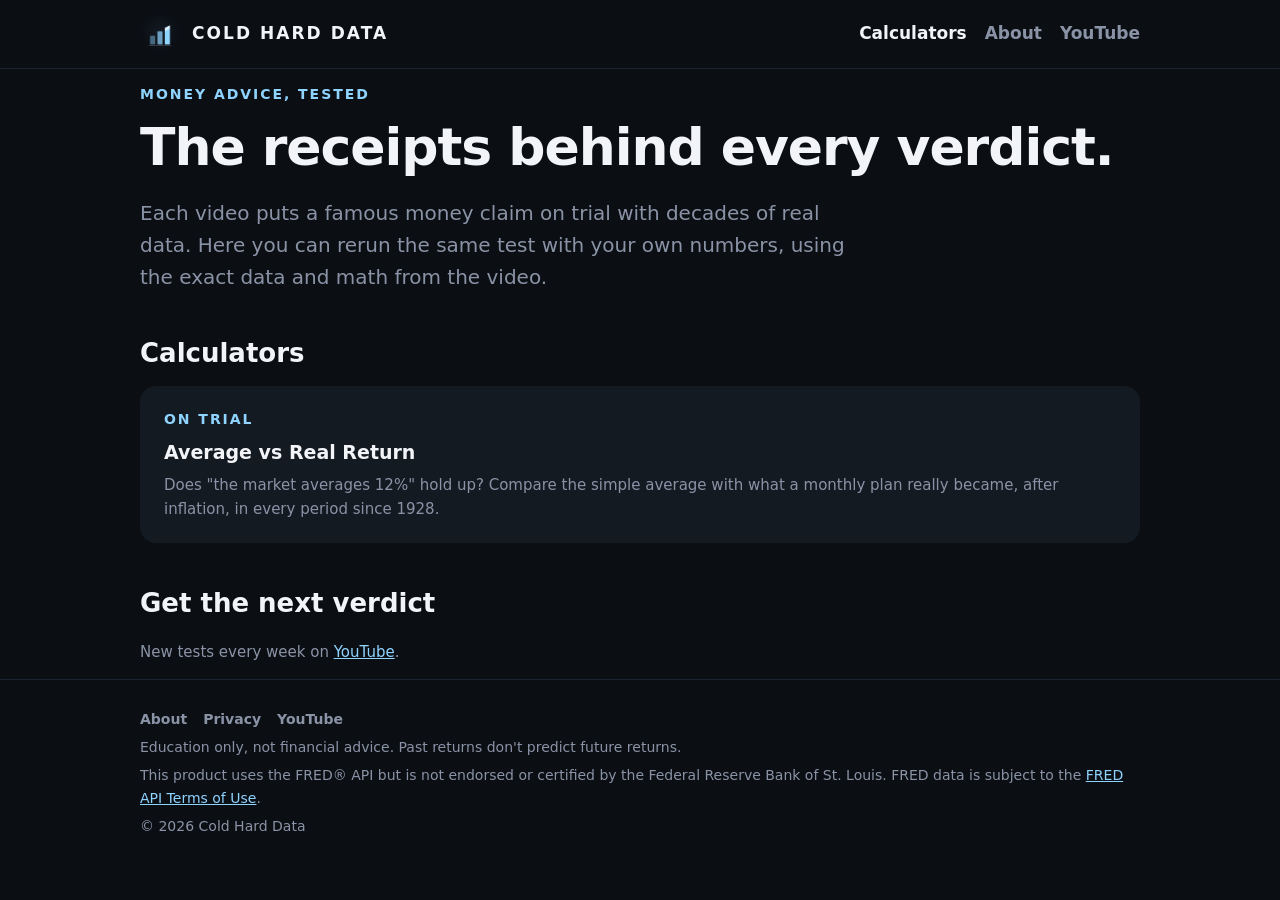
<file: index.html>
<!doctype html>
<html lang="en" data-root=".">
<head>
  <meta charset="utf-8">
  <meta name="viewport" content="width=device-width, initial-scale=1">
  <title>Cold Hard Data: Money advice, tested</title>
  <meta name="description" content="We put famous money advice on trial with decades of real data, give a fair verdict, and hand you the receipts: free calculators to rerun every test.">
  <link rel="icon" href="assets/logo.png">
  <link rel="stylesheet" href="assets/style.css">
</head>
<body>
  <header class="site">
    <div class="wrap">
      <a class="brand" href="./"><img src="assets/logo.png" alt="">COLD HARD DATA</a>
      <nav><a href="./" aria-current="page">Calculators</a><a href="about.html">About</a><a data-youtube href="#">YouTube</a></nav>
    </div>
  </header>

  <main class="wrap">
    <p class="kicker">Money advice, tested</p>
    <h1>The receipts behind every verdict.</h1>
    <p class="lead">Each video puts a famous money claim on trial with decades of real data. Here you can rerun the same test with your own numbers, using the exact data and math from the video.</p>

    <h2>Calculators</h2>
    <div class="grid">
      <a class="card" href="calculators/average-vs-real-return/" style="text-decoration:none;color:inherit">
        <p class="kicker" style="margin:0 0 6px">On Trial</p>
        <h3 style="margin:0 0 6px">Average vs Real Return</h3>
        <p class="note" style="margin:0">Does "the market averages 12%" hold up? Compare the simple average with what a monthly plan really became, after inflation, in every period since 1928.</p>
      </a>
    </div>

    <h2>Get the next verdict</h2>
    <form id="newsletter" class="newsletter" method="post" hidden>
      <label style="flex:1 1 260px">Email<input type="email" name="email" required autocomplete="email" placeholder="you@example.com"></label>
      <button type="submit">Subscribe</button>
    </form>
    <p class="note">New tests every week on <a data-youtube href="#">YouTube</a>.</p>
  </main>

  <footer class="site">
    <div class="wrap">
      <nav><a href="about.html">About</a><a href="privacy.html">Privacy</a><a data-youtube href="#">YouTube</a></nav>
      <p>Education only, not financial advice. Past returns don't predict future returns.</p>
      <p>This product uses the FRED&reg; API but is not endorsed or certified by the Federal Reserve Bank of St. Louis. FRED data is subject to the <a href="https://fred.stlouisfed.org/docs/api/terms_of_use.html">FRED API Terms of Use</a>.</p>
      <p>&copy; <span data-year></span> Cold Hard Data</p>
    </div>
  </footer>
  <script src="assets/site.js" type="module"></script>
</body>
</html>
</file>
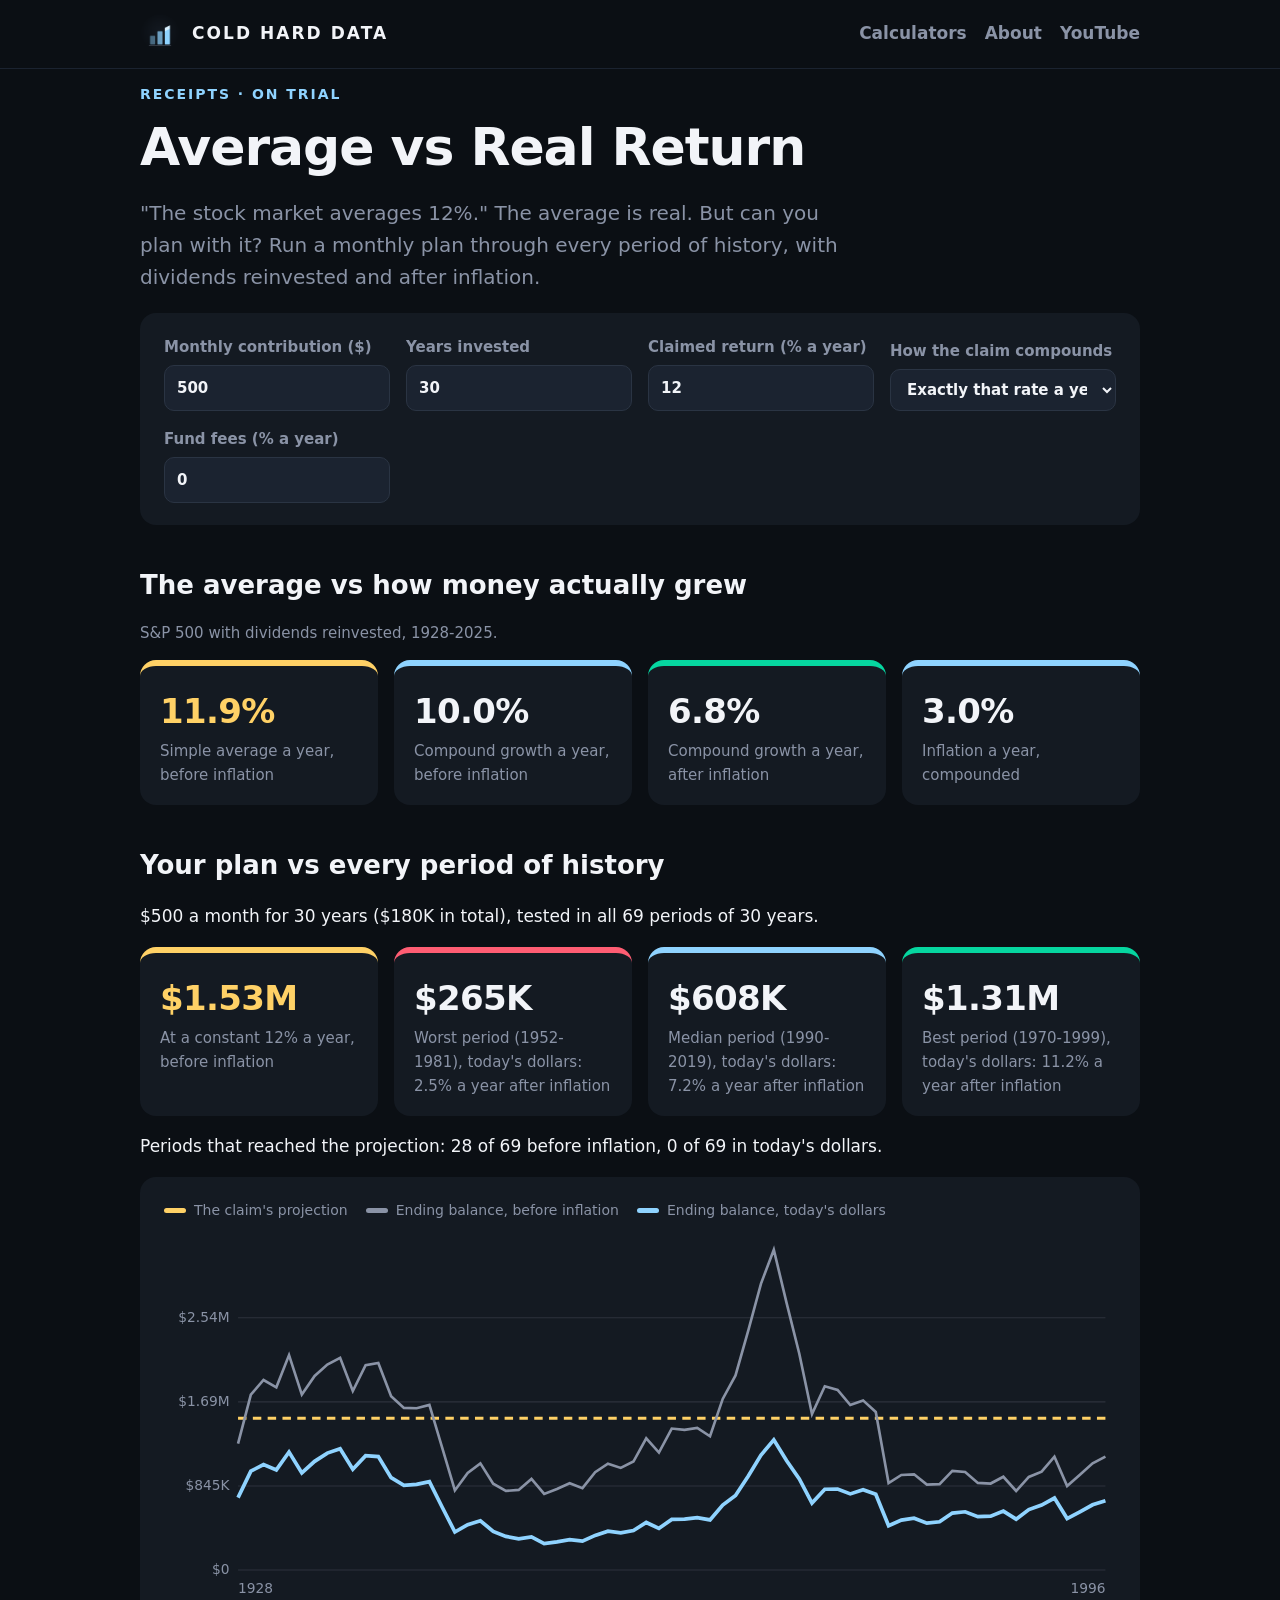
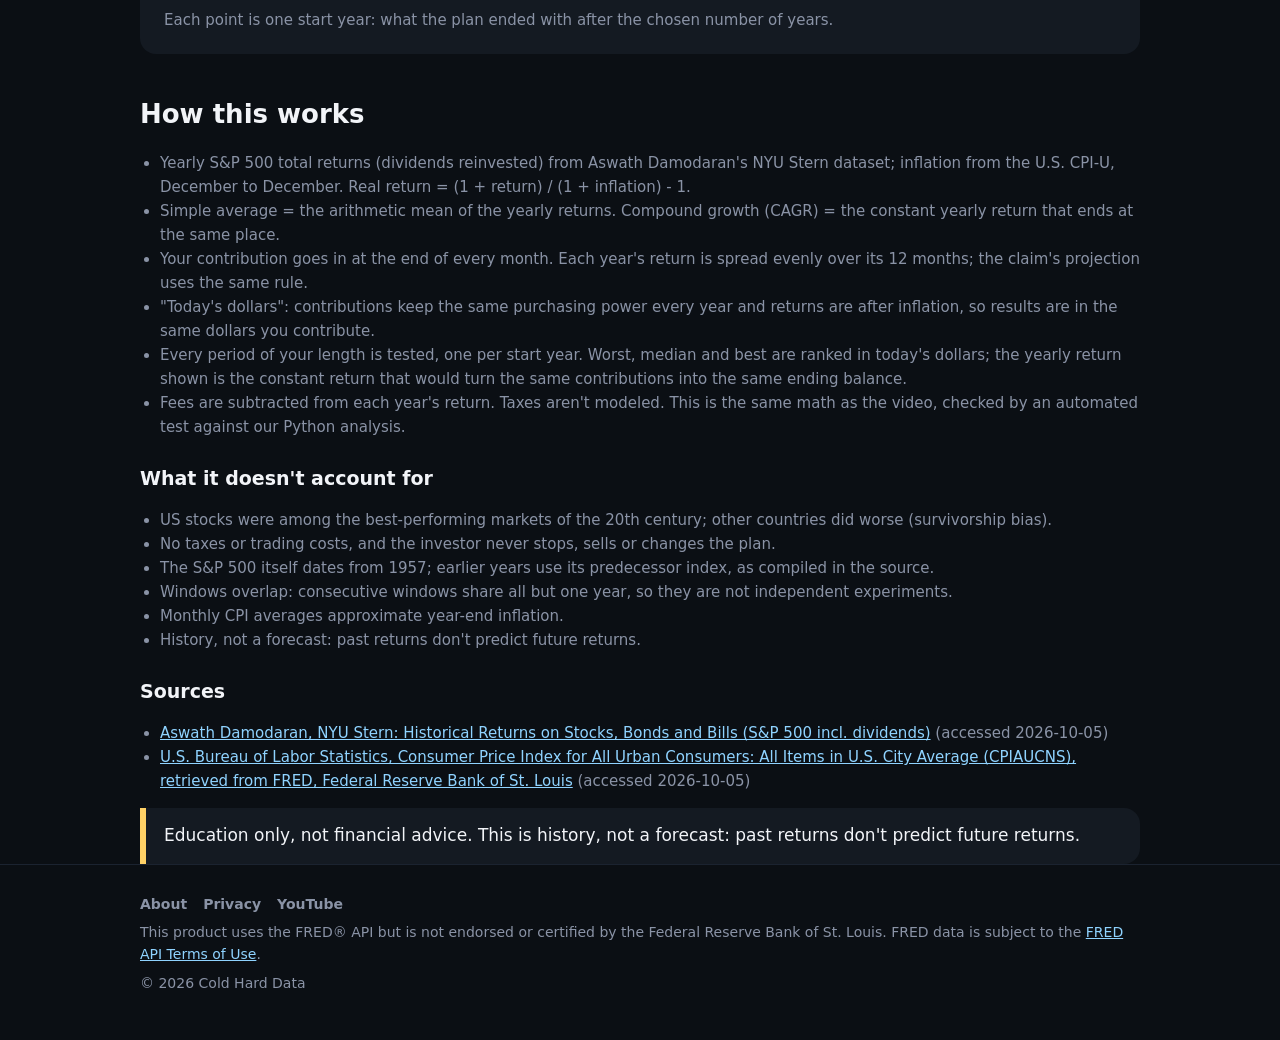
<file: calculators/average-vs-real-return/index.html>
<!doctype html>
<html lang="en" data-root="../..">
<head>
  <meta charset="utf-8">
  <meta name="viewport" content="width=device-width, initial-scale=1">
  <title>Average vs Real Return Calculator | Cold Hard Data</title>
  <meta name="description" content="Is the stock market's 12% average a number you can plan with? Test a monthly plan against every period since 1928, after inflation.">
  <link rel="icon" href="../../assets/logo.png">
  <link rel="stylesheet" href="../../assets/style.css">
</head>
<body>
  <header class="site">
    <div class="wrap">
      <a class="brand" href="../../"><img src="../../assets/logo.png" alt="">COLD HARD DATA</a>
      <nav><a href="../../">Calculators</a><a href="../../about.html">About</a><a data-youtube href="#">YouTube</a></nav>
    </div>
  </header>

  <main class="wrap">
    <p class="kicker">Receipts · On Trial</p>
    <h1>Average vs Real Return</h1>
    <p class="lead">"The stock market averages 12%." The average is real. But can you plan with it? Run a monthly plan through every period of history, with dividends reinvested and after inflation.</p>

    <form class="calc card" id="form" novalidate>
      <label>Monthly contribution ($)<input id="monthly" type="number" min="1" step="1" inputmode="numeric"></label>
      <label>Years invested<input id="years" type="number" min="1" max="60" step="1" inputmode="numeric"></label>
      <label>Claimed return (% a year)<input id="claimed" type="number" min="0" max="50" step="0.1" inputmode="decimal"></label>
      <label>How the claim compounds
        <select id="compounding">
          <option value="annual">Exactly that rate a year</option>
          <option value="monthly">1/12 of it each month (many calculators)</option>
        </select>
      </label>
      <label>Fund fees (% a year)<input id="fee" type="number" min="0" max="5" step="0.05" inputmode="decimal"></label>
    </form>
    <p id="error" class="error" role="alert"></p>

    <section id="results" aria-live="polite">
      <h2>The average vs how money actually grew</h2>
      <p class="note" id="period"></p>
      <div class="grid">
        <div class="stat claim"><div class="value" id="avgNominal"></div><div class="label">Simple average a year, before inflation</div></div>
        <div class="stat"><div class="value" id="cagrNominal"></div><div class="label">Compound growth a year, before inflation</div></div>
        <div class="stat real"><div class="value" id="cagrReal"></div><div class="label">Compound growth a year, after inflation</div></div>
        <div class="stat"><div class="value" id="inflation"></div><div class="label">Inflation a year, compounded</div></div>
      </div>

      <h2>Your plan vs every period of history</h2>
      <p id="planText"></p>
      <div class="grid">
        <div class="stat claim"><div class="value" id="projection"></div><div class="label" id="projectionLabel"></div></div>
        <div class="stat worst"><div class="value" id="worst"></div><div class="label" id="worstLabel"></div></div>
        <div class="stat"><div class="value" id="median"></div><div class="label" id="medianLabel"></div></div>
        <div class="stat real"><div class="value" id="best"></div><div class="label" id="bestLabel"></div></div>
      </div>
      <p id="reached"></p>

      <div class="card" style="margin-top:16px">
        <div class="legend">
          <span style="--c: var(--gold)">The claim's projection</span>
          <span style="--c: var(--muted)">Ending balance, before inflation</span>
          <span style="--c: var(--ice)">Ending balance, today's dollars</span>
        </div>
        <svg id="chart" class="chart" viewBox="0 0 900 360" role="img" aria-label="Ending balance for every start year compared with the projection"></svg>
        <p class="note" style="margin:6px 0 0">Each point is one start year: what the plan ended with after the chosen number of years.</p>
      </div>
    </section>

    <h2>How this works</h2>
    <ul class="clean note">
      <li>Yearly S&amp;P 500 total returns (dividends reinvested) from Aswath Damodaran's NYU Stern dataset; inflation from the U.S. CPI-U, December to December. Real return = (1 + return) / (1 + inflation) - 1.</li>
      <li>Simple average = the arithmetic mean of the yearly returns. Compound growth (CAGR) = the constant yearly return that ends at the same place.</li>
      <li>Your contribution goes in at the end of every month. Each year's return is spread evenly over its 12 months; the claim's projection uses the same rule.</li>
      <li>"Today's dollars": contributions keep the same purchasing power every year and returns are after inflation, so results are in the same dollars you contribute.</li>
      <li>Every period of your length is tested, one per start year. Worst, median and best are ranked in today's dollars; the yearly return shown is the constant return that would turn the same contributions into the same ending balance.</li>
      <li>Fees are subtracted from each year's return. Taxes aren't modeled. This is the same math as the video, checked by an automated test against our Python analysis.</li>
    </ul>
    <h3>What it doesn't account for</h3>
    <ul class="clean note" id="caveats"></ul>
    <h3>Sources</h3>
    <ul class="clean note" id="sources"></ul>
    <div class="callout"><p style="margin:0">Education only, not financial advice. This is history, not a forecast: past returns don't predict future returns.</p></div>
  </main>

  <footer class="site">
    <div class="wrap">
      <nav><a href="../../about.html">About</a><a href="../../privacy.html">Privacy</a><a data-youtube href="#">YouTube</a></nav>
      <p>This product uses the FRED&reg; API but is not endorsed or certified by the Federal Reserve Bank of St. Louis. FRED data is subject to the <a href="https://fred.stlouisfed.org/docs/api/terms_of_use.html">FRED API Terms of Use</a>.</p>
      <p>&copy; <span data-year></span> Cold Hard Data</p>
    </div>
  </footer>

  <script src="../../assets/site.js" type="module"></script>
  <script type="module">
    import { compute, pct, usd } from "../../assets/average-vs-real.js";

    const $ = (id) => document.getElementById(id);
    const data = await (await fetch("data.json")).json();
    const fields = { monthly: "monthly", years: "years", claimed: "claimedPct", compounding: "compounding", fee: "feePct" };
    for (const [id, key] of Object.entries(fields)) $(id).value = data.defaults[key];

    const list = (el, items) => {
      el.replaceChildren(...items.map((t) => Object.assign(document.createElement("li"), { textContent: t })));
    };
    list($("caveats"), data.caveats);
    $("sources").replaceChildren(...data.sources.map((s) => {
      const li = document.createElement("li");
      const a = Object.assign(document.createElement("a"), { href: s.url, textContent: s.name });
      li.append(a, ` (accessed ${s.accessed})`);
      return li;
    }));

    const read = () => ({
      monthly: Number($("monthly").value), years: Math.round(Number($("years").value)),
      claimedPct: Number($("claimed").value), compounding: $("compounding").value, feePct: Number($("fee").value),
    });

    const chart = (r, p) => {
      const W = 900, H = 360, L = 70, B = 30, T = 12;
      const xs = r.windows.map((w) => w.startYear);
      const ys = [...r.windows.flatMap((w) => [w.fvNominal, w.fvReal]), r.projection];
      const x = (v) => L + ((v - xs[0]) / Math.max(1, xs.at(-1) - xs[0])) * (W - L - 10);
      const top = Math.max(...ys) * 1.05;
      const y = (v) => T + (1 - v / top) * (H - T - B);
      const path = (key) => r.windows.map((w, i) => `${i ? "L" : "M"}${x(w.startYear).toFixed(1)} ${y(w[key]).toFixed(1)}`).join(" ");
      const ticks = [0, top / 4, top / 2, (3 * top) / 4];
      const svgNS = "http://www.w3.org/2000/svg";
      const el = (tag, attrs, text) => {
        const n = document.createElementNS(svgNS, tag);
        for (const [k, v] of Object.entries(attrs)) n.setAttribute(k, v);
        if (text !== undefined) n.textContent = text;
        return n;
      };
      $("chart").replaceChildren(
        ...ticks.flatMap((t) => [
          el("line", { x1: L, x2: W - 10, y1: y(t), y2: y(t), stroke: "#8a93a6", "stroke-opacity": 0.2 }),
          el("text", { x: L - 8, y: y(t) + 4, "text-anchor": "end" }, usd(t)),
        ]),
        el("line", { x1: L, x2: W - 10, y1: y(r.projection), y2: y(r.projection), stroke: "#ffd166", "stroke-width": 3, "stroke-dasharray": "8 6" }),
        el("path", { d: path("fvNominal"), fill: "none", stroke: "#8a93a6", "stroke-width": 2.5 }),
        el("path", { d: path("fvReal"), fill: "none", stroke: "#8fd3ff", "stroke-width": 3.5 }),
        el("text", { x: L, y: H - 8 }, String(xs[0])),
        el("text", { x: W - 10, y: H - 8, "text-anchor": "end" }, String(xs.at(-1))),
      );
    };

    const update = () => {
      const p = read();
      const ok = p.monthly > 0 && p.years >= 1 && p.years <= data.years.length && p.claimedPct >= 0 && p.claimedPct <= 50 && p.feePct >= 0 && p.feePct <= 5;
      $("error").textContent = ok ? "" : `Use a monthly amount above $0, 1 to ${data.years.length} years, a return of 0-50% and fees of 0-5%.`;
      if (!ok) return;
      const r = compute(data, p);
      const span = (w) => `${w.startYear}-${w.endYear}`;
      $("period").textContent = `S&P 500 with dividends reinvested, ${r.period[0]}-${r.period[1]}${p.feePct ? `, minus ${p.feePct}% a year in fees` : ""}.`;
      $("avgNominal").textContent = pct(r.avgNominal);
      $("cagrNominal").textContent = pct(r.cagrNominal);
      $("cagrReal").textContent = pct(r.cagrReal);
      $("inflation").textContent = pct(r.inflation);
      $("planText").textContent = `${usd(p.monthly)} a month for ${p.years} years (${usd(r.contributed)} in total), tested in all ${r.windows.length} periods of ${p.years} years.`;
      $("projection").textContent = usd(r.projection);
      $("projectionLabel").textContent = `At a constant ${p.claimedPct}% a year, before inflation`;
      $("worst").textContent = usd(r.worst.fvReal);
      $("worstLabel").textContent = `Worst period (${span(r.worst)}), today's dollars: ${pct(r.worst.irrReal)} a year after inflation`;
      $("median").textContent = usd(r.median.fvReal);
      $("medianLabel").textContent = `Median period (${span(r.median)}), today's dollars: ${pct(r.median.irrReal)} a year after inflation`;
      $("best").textContent = usd(r.best.fvReal);
      $("bestLabel").textContent = `Best period (${span(r.best)}), today's dollars: ${pct(r.best.irrReal)} a year after inflation`;
      $("reached").textContent = `Periods that reached the projection: ${r.reachedNominal} of ${r.windows.length} before inflation, ${r.reachedReal} of ${r.windows.length} in today's dollars.`;
      chart(r, p);
    };

    $("form").addEventListener("input", update);
    update();
  </script>
</body>
</html>
</file>
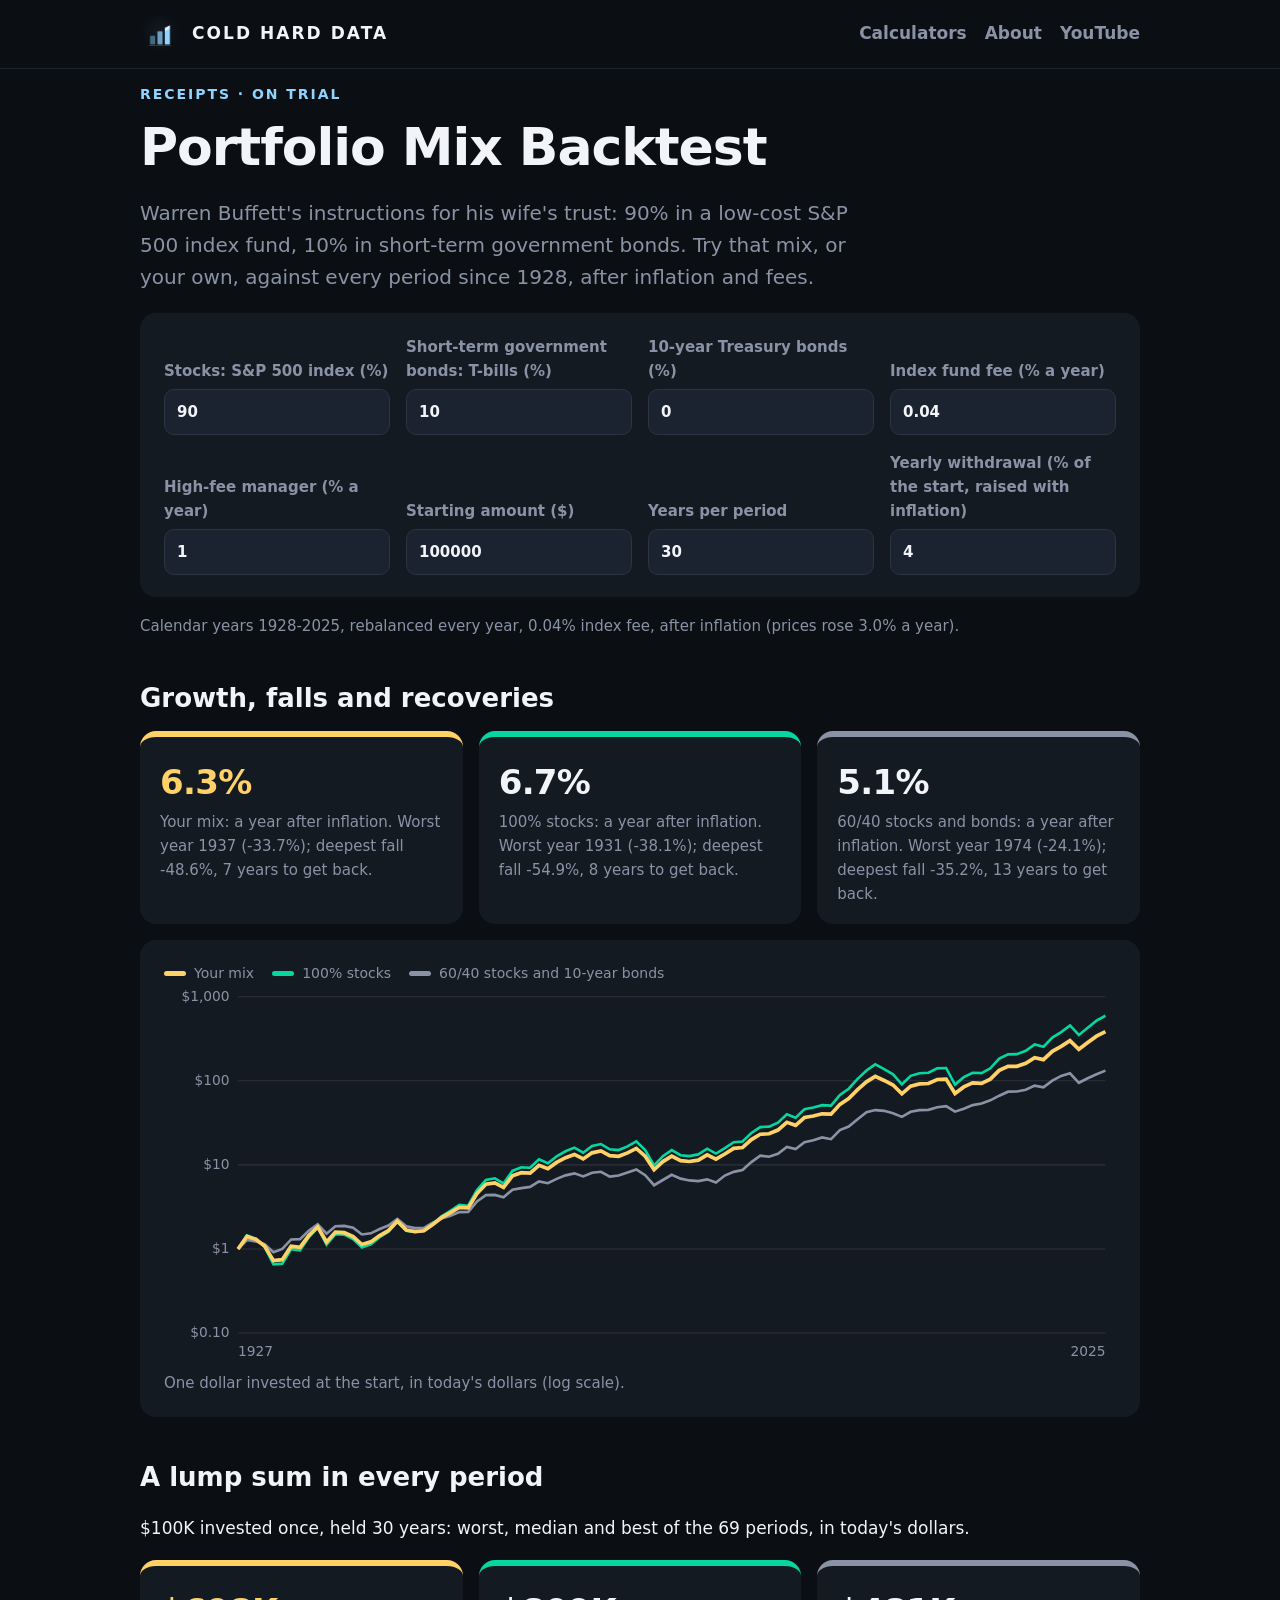
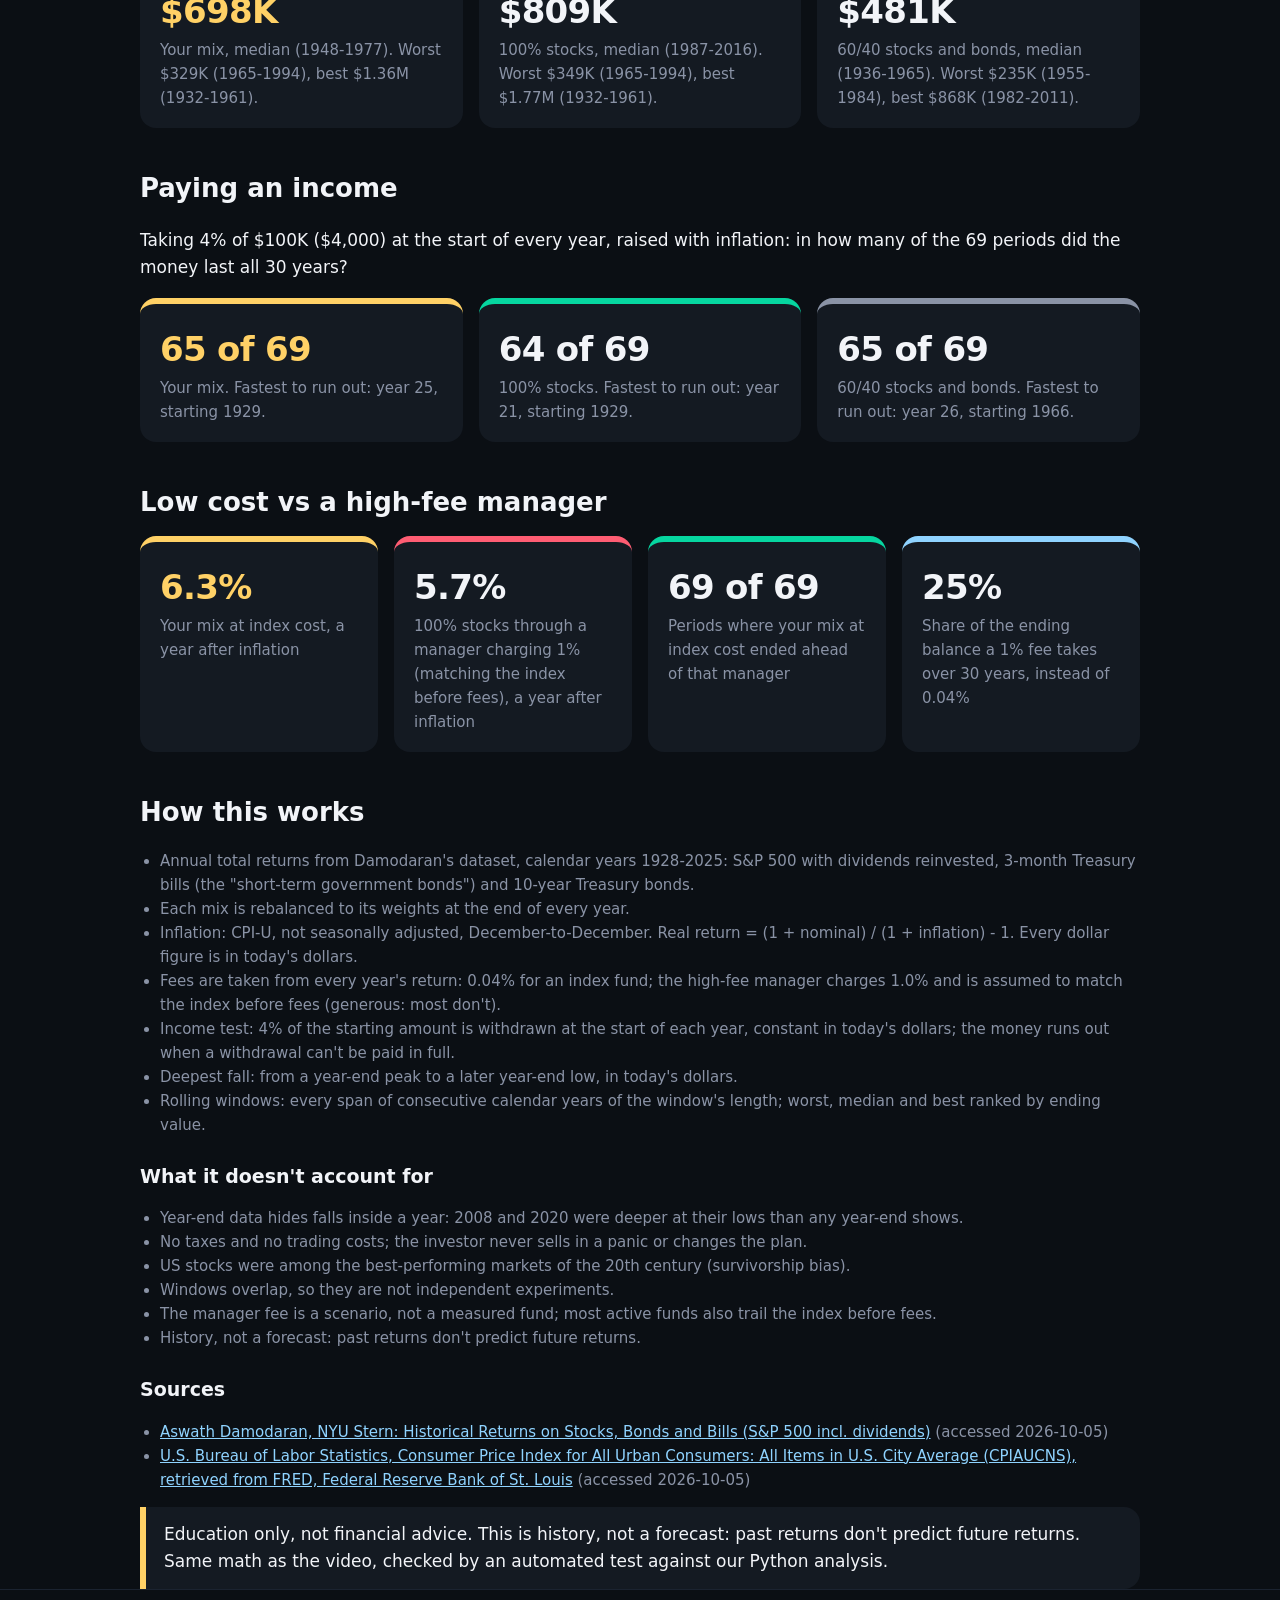
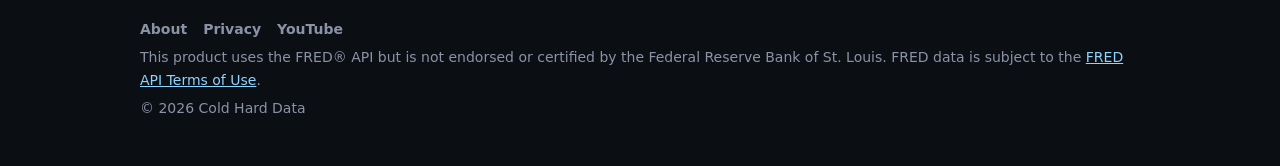
<file: calculators/portfolio-mix/index.html>
<!doctype html>
<html lang="en" data-root="../..">
<head>
  <meta charset="utf-8">
  <meta name="viewport" content="width=device-width, initial-scale=1">
  <title>Portfolio Mix Backtest | Cold Hard Data</title>
  <meta name="description" content="Test Warren Buffett's 90/10 or any mix of stocks, T-bills and Treasury bonds against every period since 1928, after inflation and fees.">
  <link rel="icon" href="../../assets/logo.png">
  <link rel="stylesheet" href="../../assets/style.css">
</head>
<body>
  <header class="site">
    <div class="wrap">
      <a class="brand" href="../../"><img src="../../assets/logo.png" alt="">COLD HARD DATA</a>
      <nav><a href="../../">Calculators</a><a href="../../about.html">About</a><a data-youtube href="#">YouTube</a></nav>
    </div>
  </header>

  <main class="wrap">
    <p class="kicker">Receipts · On Trial</p>
    <h1>Portfolio Mix Backtest</h1>
    <p class="lead">Warren Buffett's instructions for his wife's trust: 90% in a low-cost S&amp;P 500 index fund, 10% in short-term government bonds. Try that mix, or your own, against every period since 1928, after inflation and fees.</p>

    <form class="calc card" id="form" novalidate>
      <label>Stocks: S&amp;P 500 index (%)<input id="stocks" type="number" min="0" max="100" step="5" inputmode="numeric"></label>
      <label>Short-term government bonds: T-bills (%)<input id="bills" type="number" min="0" max="100" step="5" inputmode="numeric"></label>
      <label>10-year Treasury bonds (%)<input id="bonds" type="number" min="0" max="100" step="5" inputmode="numeric"></label>
      <label>Index fund fee (% a year)<input id="indexFee" type="number" min="0" max="5" step="0.01" inputmode="decimal"></label>
      <label>High-fee manager (% a year)<input id="managerFee" type="number" min="0" max="5" step="0.05" inputmode="decimal"></label>
      <label>Starting amount ($)<input id="lump" type="number" min="1" step="1000" inputmode="numeric"></label>
      <label>Years per period<input id="years" type="number" min="1" max="60" step="1" inputmode="numeric"></label>
      <label>Yearly withdrawal (% of the start, raised with inflation)<input id="withdrawal" type="number" min="0" max="20" step="0.5" inputmode="decimal"></label>
    </form>
    <p id="error" class="error" role="alert"></p>

    <section id="results" aria-live="polite">
      <p class="note" id="period"></p>
      <h2>Growth, falls and recoveries</h2>
      <div class="grid" id="mixGrid"></div>

      <div class="card" style="margin-top:16px">
        <div class="legend">
          <span style="--c: var(--gold)">Your mix</span>
          <span style="--c: var(--green)">100% stocks</span>
          <span style="--c: var(--muted)">60/40 stocks and 10-year bonds</span>
        </div>
        <svg id="chart" class="chart" viewBox="0 0 900 360" role="img" aria-label="What one dollar grew to, after inflation, for each mix"></svg>
        <p class="note" style="margin:6px 0 0">One dollar invested at the start, in today's dollars (log scale).</p>
      </div>

      <h2>A lump sum in every period</h2>
      <p id="lumpText"></p>
      <div class="grid" id="lumpGrid"></div>

      <h2>Paying an income</h2>
      <p id="incomeText"></p>
      <div class="grid" id="incomeGrid"></div>

      <h2>Low cost vs a high-fee manager</h2>
      <div class="grid">
        <div class="stat claim"><div class="value" id="yoursCagr"></div><div class="label">Your mix at index cost, a year after inflation</div></div>
        <div class="stat worst"><div class="value" id="managerCagr"></div><div class="label" id="managerLabel"></div></div>
        <div class="stat real"><div class="value" id="beat"></div><div class="label" id="beatLabel"></div></div>
        <div class="stat"><div class="value" id="feeLost"></div><div class="label" id="feeLostLabel"></div></div>
      </div>
    </section>

    <h2>How this works</h2>
    <ul class="clean note" id="method"></ul>
    <h3>What it doesn't account for</h3>
    <ul class="clean note" id="caveats"></ul>
    <h3>Sources</h3>
    <ul class="clean note" id="sources"></ul>
    <div class="callout"><p style="margin:0">Education only, not financial advice. This is history, not a forecast: past returns don't predict future returns. Same math as the video, checked by an automated test against our Python analysis.</p></div>
  </main>

  <footer class="site">
    <div class="wrap">
      <nav><a href="../../about.html">About</a><a href="../../privacy.html">Privacy</a><a data-youtube href="#">YouTube</a></nav>
      <p>This product uses the FRED&reg; API but is not endorsed or certified by the Federal Reserve Bank of St. Louis. FRED data is subject to the <a href="https://fred.stlouisfed.org/docs/api/terms_of_use.html">FRED API Terms of Use</a>.</p>
      <p>&copy; <span data-year></span> Cold Hard Data</p>
    </div>
  </footer>

  <script src="../../assets/site.js" type="module"></script>
  <script type="module">
    import { compute, pct, usd } from "../../assets/portfolio-mix.js";

    const $ = (id) => document.getElementById(id);
    const data = await (await fetch("data.json")).json();
    const fields = { stocks: "stocksPct", bills: "billsPct", bonds: "bondsPct", indexFee: "indexFeePct",
                     managerFee: "managerFeePct", lump: "lump", years: "years", withdrawal: "withdrawalPct" };
    for (const [id, key] of Object.entries(fields)) $(id).value = data.defaults[key];

    const list = (el, items) => el.replaceChildren(...items.map((t) => Object.assign(document.createElement("li"), { textContent: t })));
    list($("method"), data.method);
    list($("caveats"), data.caveats);
    $("sources").replaceChildren(...data.sources.map((s) => {
      const li = document.createElement("li");
      li.append(Object.assign(document.createElement("a"), { href: s.url, textContent: s.name }), ` (accessed ${s.accessed})`);
      return li;
    }));

    const NAMES = { yours: "Your mix", allStocks: "100% stocks", sixtyForty: "60/40 stocks and bonds" };
    const CLASS = { yours: "claim", allStocks: "real", sixtyForty: "muted" };
    const stat = (cls, value, label) => {
      const d = document.createElement("div");
      d.className = `stat ${cls}`;
      d.append(Object.assign(document.createElement("div"), { className: "value", textContent: value }),
               Object.assign(document.createElement("div"), { className: "label", textContent: label }));
      return d;
    };

    const chart = (r) => {
      const W = 900, H = 360, L = 70, B = 30, T = 12;
      const years = [r.period[0] - 1, ...data.years];
      const paths = Object.fromEntries(Object.entries(r.mixes).map(([k, m]) => {
        const v = [1];
        for (const x of m.real) v.push(v.at(-1) * (1 + x));
        return [k, v];
      }));
      const all = Object.values(paths).flat();
      const lo = Math.floor(Math.log10(Math.min(...all))), hi = Math.ceil(Math.log10(Math.max(...all)));
      const x = (i) => L + (i / (years.length - 1)) * (W - L - 10);
      const y = (v) => T + (1 - (Math.log10(v) - lo) / (hi - lo || 1)) * (H - T - B);
      const svgNS = "http://www.w3.org/2000/svg";
      const el = (tag, attrs, text) => {
        const n = document.createElementNS(svgNS, tag);
        for (const [k, v] of Object.entries(attrs)) n.setAttribute(k, v);
        if (text !== undefined) n.textContent = text;
        return n;
      };
      const colors = { yours: "#ffd166", allStocks: "#06d6a0", sixtyForty: "#8a93a6" };
      $("chart").replaceChildren(
        ...Array.from({ length: hi - lo + 1 }, (_, i) => 10 ** (lo + i)).flatMap((t) => [
          el("line", { x1: L, x2: W - 10, y1: y(t), y2: y(t), stroke: "#8a93a6", "stroke-opacity": 0.2 }),
          el("text", { x: L - 8, y: y(t) + 4, "text-anchor": "end" }, t < 1 ? `$${t.toFixed(2)}` : usd(t)),
        ]),
        ...["sixtyForty", "allStocks", "yours"].map((k) => el("path", {
          d: paths[k].map((v, i) => `${i ? "L" : "M"}${x(i).toFixed(1)} ${y(v).toFixed(1)}`).join(" "),
          fill: "none", stroke: colors[k], "stroke-width": k === "yours" ? 3.5 : 2.5,
        })),
        el("text", { x: L, y: H - 8 }, String(years[0])),
        el("text", { x: W - 10, y: H - 8, "text-anchor": "end" }, String(years.at(-1))),
      );
    };

    const read = () => ({
      stocksPct: Number($("stocks").value), billsPct: Number($("bills").value), bondsPct: Number($("bonds").value),
      indexFeePct: Number($("indexFee").value), managerFeePct: Number($("managerFee").value), lump: Number($("lump").value),
      years: Math.round(Number($("years").value)), withdrawalPct: Number($("withdrawal").value),
    });

    const update = () => {
      const p = read();
      const sum = p.stocksPct + p.billsPct + p.bondsPct;
      const ok = Math.abs(sum - 100) < 1e-9 && [p.stocksPct, p.billsPct, p.bondsPct].every((v) => v >= 0)
        && p.indexFeePct >= 0 && p.indexFeePct <= 5 && p.managerFeePct >= 0 && p.managerFeePct <= 5
        && p.lump > 0 && p.years >= 1 && p.years <= data.years.length && p.withdrawalPct >= 0 && p.withdrawalPct <= 20;
      $("error").textContent = ok ? "" : `The three parts must add up to 100% (now ${sum}%). Use 1 to ${data.years.length} years, fees of 0-5% and a withdrawal of 0-20%.`;
      if (!ok) return;
      const r = compute(data, p);
      const span = (w) => `${w.startYear}-${w.endYear}`;
      $("period").textContent = `Calendar years ${r.period[0]}-${r.period[1]}, rebalanced every year, ${p.indexFeePct}% index fee, after inflation (prices rose ${pct(r.inflation)} a year).`;
      $("mixGrid").replaceChildren(...Object.entries(r.mixes).map(([k, m]) => stat(CLASS[k], pct(m.realCagr),
        `${NAMES[k]}: a year after inflation. Worst year ${m.worstYear.year} (${pct(m.worstYear.r)}); deepest fall ${pct(m.drawdown.deepest)}, `
        + (m.drawdown.recoveryYears === null ? "not yet recovered." : `${m.drawdown.recoveryYears} years to get back.`))));
      $("lumpText").textContent = `${usd(p.lump)} invested once, held ${p.years} years: worst, median and best of the ${r.windows} periods, in today's dollars.`;
      $("lumpGrid").replaceChildren(...Object.entries(r.mixes).map(([k, m]) => stat(CLASS[k], usd(m.median.value),
        `${NAMES[k]}, median (${span(m.median)}). Worst ${usd(m.worst.value)} (${span(m.worst)}), best ${usd(m.best.value)} (${span(m.best)}).`)));
      $("incomeText").textContent = `Taking ${p.withdrawalPct}% of ${usd(p.lump)} (${usd(p.lump * p.withdrawalPct / 100)}) at the start of every year, raised with inflation: in how many of the ${r.windows} periods did the money last all ${p.years} years?`;
      $("incomeGrid").replaceChildren(...Object.entries(r.mixes).map(([k, m]) => stat(CLASS[k], `${m.survived} of ${r.windows}`,
        `${NAMES[k]}` + (m.fastestRunOut ? `. Fastest to run out: year ${m.fastestRunOut.ranOut}, starting ${m.fastestRunOut.start}.` : ": it never ran out."))));
      $("yoursCagr").textContent = pct(r.mixes.yours.realCagr);
      $("managerCagr").textContent = pct(r.managerRealCagr);
      $("managerLabel").textContent = `100% stocks through a manager charging ${p.managerFeePct}% (matching the index before fees), a year after inflation`;
      $("beat").textContent = `${r.yoursBeatManager} of ${r.windows}`;
      $("beatLabel").textContent = `Periods where your mix at index cost ended ahead of that manager`;
      $("feeLost").textContent = pct(r.feeShareLost, 0);
      $("feeLostLabel").textContent = `Share of the ending balance a ${p.managerFeePct}% fee takes over ${p.years} years, instead of ${p.indexFeePct}%`;
      chart(r);
    };

    $("form").addEventListener("input", update);
    update();
  </script>
</body>
</html>
</file>
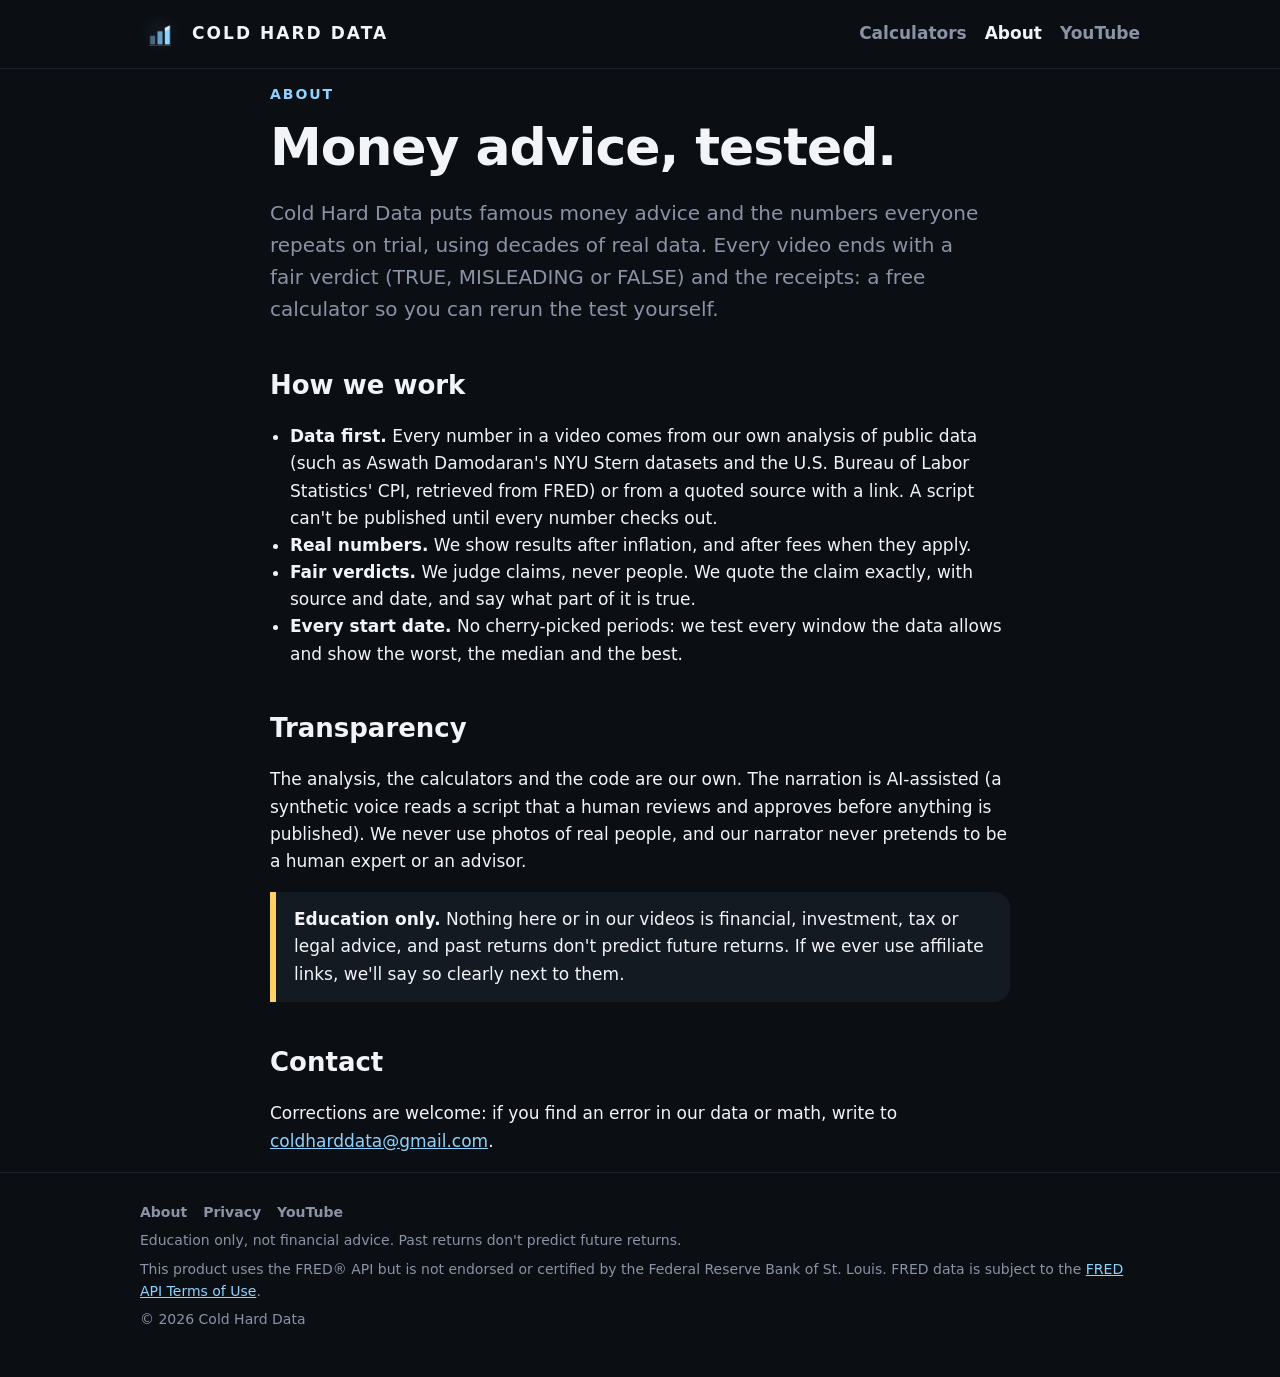
<file: about.html>
<!doctype html>
<html lang="en" data-root=".">
<head>
  <meta charset="utf-8">
  <meta name="viewport" content="width=device-width, initial-scale=1">
  <title>About Cold Hard Data</title>
  <meta name="description" content="How Cold Hard Data works: our own analysis and code, public data, AI-assisted narration, fair verdicts.">
  <link rel="icon" href="assets/logo.png">
  <link rel="stylesheet" href="assets/style.css">
</head>
<body>
  <header class="site">
    <div class="wrap">
      <a class="brand" href="./"><img src="assets/logo.png" alt="">COLD HARD DATA</a>
      <nav><a href="./">Calculators</a><a href="about.html" aria-current="page">About</a><a data-youtube href="#">YouTube</a></nav>
    </div>
  </header>

  <main class="wrap" style="max-width:780px">
    <p class="kicker">About</p>
    <h1>Money advice, tested.</h1>
    <p class="lead">Cold Hard Data puts famous money advice and the numbers everyone repeats on trial, using decades of real data. Every video ends with a fair verdict (TRUE, MISLEADING or FALSE) and the receipts: a free calculator so you can rerun the test yourself.</p>

    <h2>How we work</h2>
    <ul class="clean">
      <li><strong>Data first.</strong> Every number in a video comes from our own analysis of public data (such as Aswath Damodaran's NYU Stern datasets and the U.S. Bureau of Labor Statistics' CPI, retrieved from FRED) or from a quoted source with a link. A script can't be published until every number checks out.</li>
      <li><strong>Real numbers.</strong> We show results after inflation, and after fees when they apply.</li>
      <li><strong>Fair verdicts.</strong> We judge claims, never people. We quote the claim exactly, with source and date, and say what part of it is true.</li>
      <li><strong>Every start date.</strong> No cherry-picked periods: we test every window the data allows and show the worst, the median and the best.</li>
    </ul>

    <h2>Transparency</h2>
    <p>The analysis, the calculators and the code are our own. The narration is AI-assisted (a synthetic voice reads a script that a human reviews and approves before anything is published). We never use photos of real people, and our narrator never pretends to be a human expert or an advisor.</p>

    <div class="callout">
      <p style="margin:0"><strong>Education only.</strong> Nothing here or in our videos is financial, investment, tax or legal advice, and past returns don't predict future returns. If we ever use affiliate links, we'll say so clearly next to them.</p>
    </div>

    <h2>Contact</h2>
    <p>Corrections are welcome: if you find an error in our data or math, write to <a data-contact href="#">us</a>.</p>
  </main>

  <footer class="site">
    <div class="wrap">
      <nav><a href="about.html">About</a><a href="privacy.html">Privacy</a><a data-youtube href="#">YouTube</a></nav>
      <p>Education only, not financial advice. Past returns don't predict future returns.</p>
      <p>This product uses the FRED&reg; API but is not endorsed or certified by the Federal Reserve Bank of St. Louis. FRED data is subject to the <a href="https://fred.stlouisfed.org/docs/api/terms_of_use.html">FRED API Terms of Use</a>.</p>
      <p>&copy; <span data-year></span> Cold Hard Data</p>
    </div>
  </footer>
  <script src="assets/site.js" type="module"></script>
</body>
</html>
</file>
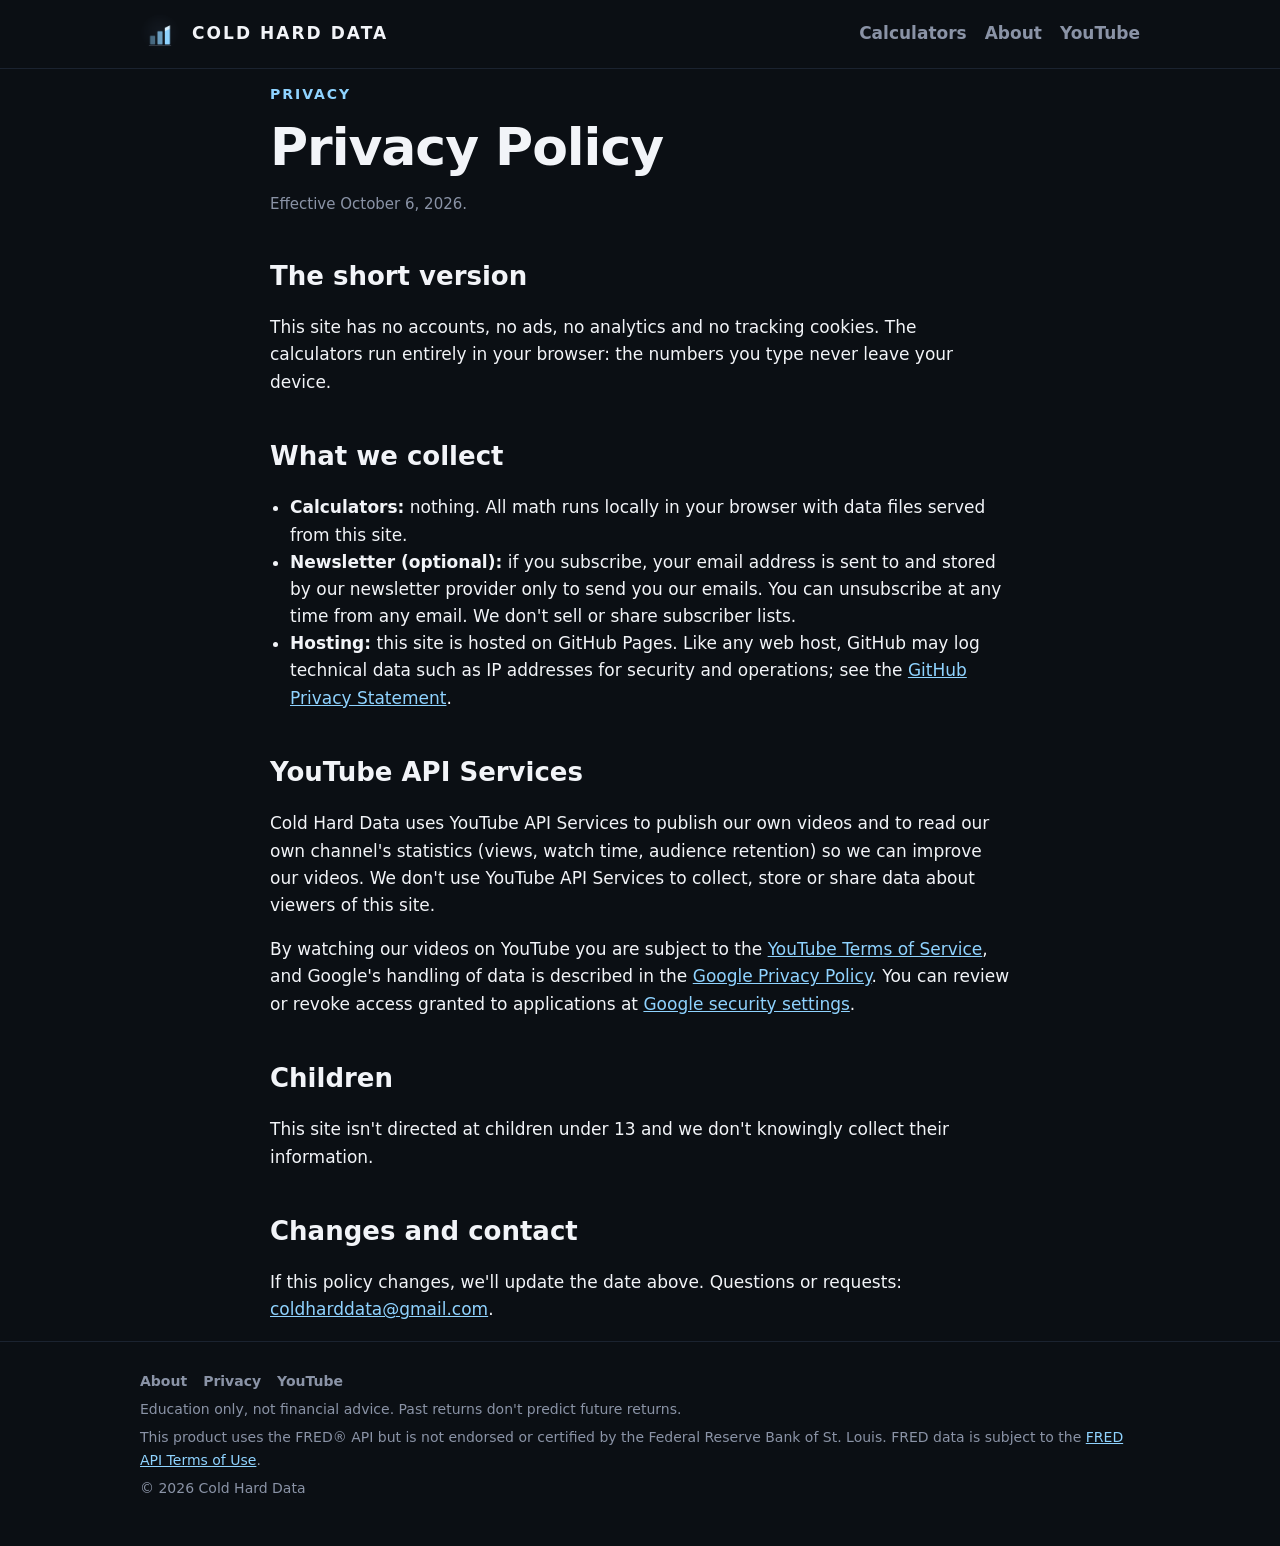
<file: privacy.html>
<!doctype html>
<html lang="en" data-root=".">
<head>
  <meta charset="utf-8">
  <meta name="viewport" content="width=device-width, initial-scale=1">
  <title>Privacy Policy | Cold Hard Data</title>
  <meta name="description" content="What Cold Hard Data collects (almost nothing), how our calculators work, and how we use YouTube API Services.">
  <link rel="icon" href="assets/logo.png">
  <link rel="stylesheet" href="assets/style.css">
</head>
<body>
  <header class="site">
    <div class="wrap">
      <a class="brand" href="./"><img src="assets/logo.png" alt="">COLD HARD DATA</a>
      <nav><a href="./">Calculators</a><a href="about.html">About</a><a data-youtube href="#">YouTube</a></nav>
    </div>
  </header>

  <main class="wrap" style="max-width:780px">
    <p class="kicker">Privacy</p>
    <h1>Privacy Policy</h1>
    <p class="note">Effective October 6, 2026.</p>

    <h2>The short version</h2>
    <p>This site has no accounts, no ads, no analytics and no tracking cookies. The calculators run entirely in your browser: the numbers you type never leave your device.</p>

    <h2>What we collect</h2>
    <ul class="clean">
      <li><strong>Calculators:</strong> nothing. All math runs locally in your browser with data files served from this site.</li>
      <li><strong>Newsletter (optional):</strong> if you subscribe, your email address is sent to and stored by our newsletter provider only to send you our emails. You can unsubscribe at any time from any email. We don't sell or share subscriber lists.</li>
      <li><strong>Hosting:</strong> this site is hosted on GitHub Pages. Like any web host, GitHub may log technical data such as IP addresses for security and operations; see the <a href="https://docs.github.com/en/site-policy/privacy-policies/github-general-privacy-statement">GitHub Privacy Statement</a>.</li>
    </ul>

    <h2>YouTube API Services</h2>
    <p>Cold Hard Data uses YouTube API Services to publish our own videos and to read our own channel's statistics (views, watch time, audience retention) so we can improve our videos. We don't use YouTube API Services to collect, store or share data about viewers of this site.</p>
    <p>By watching our videos on YouTube you are subject to the <a href="https://www.youtube.com/t/terms">YouTube Terms of Service</a>, and Google's handling of data is described in the <a href="https://policies.google.com/privacy">Google Privacy Policy</a>. You can review or revoke access granted to applications at <a href="https://security.google.com/settings/security/permissions">Google security settings</a>.</p>

    <h2>Children</h2>
    <p>This site isn't directed at children under 13 and we don't knowingly collect their information.</p>

    <h2>Changes and contact</h2>
    <p>If this policy changes, we'll update the date above. Questions or requests: <a data-contact href="#">contact us</a>.</p>
  </main>

  <footer class="site">
    <div class="wrap">
      <nav><a href="about.html">About</a><a href="privacy.html">Privacy</a><a data-youtube href="#">YouTube</a></nav>
      <p>Education only, not financial advice. Past returns don't predict future returns.</p>
      <p>This product uses the FRED&reg; API but is not endorsed or certified by the Federal Reserve Bank of St. Louis. FRED data is subject to the <a href="https://fred.stlouisfed.org/docs/api/terms_of_use.html">FRED API Terms of Use</a>.</p>
      <p>&copy; <span data-year></span> Cold Hard Data</p>
    </div>
  </footer>
  <script src="assets/site.js" type="module"></script>
</body>
</html>
</file>
<file: assets/style.css>
/* Cold Hard Data: brand colors from channels/finance/channel.yaml. No external fonts or trackers. */
:root {
  --bg: #0b0f14;
  --surface: #141a22;
  --surface-2: #1b2330;
  --text: #f2f4f8;
  --muted: #8a93a6;
  --ice: #8fd3ff;
  --gold: #ffd166;
  --green: #06d6a0;
  --red: #ff5d73;
  --radius: 16px;
  --font: Inter, system-ui, -apple-system, "Segoe UI", Roboto, sans-serif;
}

* { box-sizing: border-box; }
html { -webkit-text-size-adjust: 100%; }
body {
  margin: 0;
  background: var(--bg);
  color: var(--text);
  font: 17px/1.6 var(--font);
}
a { color: var(--ice); }
a:hover { text-decoration-thickness: 2px; }
img { max-width: 100%; }

.wrap { max-width: 1040px; margin: 0 auto; padding: 0 20px; }

header.site {
  border-bottom: 1px solid var(--surface-2);
}
header.site .wrap { display: flex; align-items: center; justify-content: space-between; gap: 16px; padding-top: 14px; padding-bottom: 14px; flex-wrap: wrap; }
.brand { display: flex; align-items: center; gap: 12px; color: var(--text); text-decoration: none; font-weight: 800; letter-spacing: 0.12em; }
.brand img { width: 40px; height: 40px; border-radius: 50%; }
nav a { color: var(--muted); text-decoration: none; margin-left: 18px; font-weight: 600; }
nav a:hover, nav a[aria-current="page"] { color: var(--text); }

main { padding: 40px 0 60px; }
h1 { font-size: clamp(32px, 5vw, 52px); line-height: 1.1; letter-spacing: -0.02em; margin: 0 0 12px; }
h2 { font-size: 26px; margin: 40px 0 12px; }
h3 { font-size: 19px; margin: 24px 0 8px; }
.lead { font-size: 20px; color: var(--muted); max-width: 720px; }
.kicker { color: var(--ice); font-weight: 800; letter-spacing: 0.14em; text-transform: uppercase; font-size: 14px; }

.card {
  background: var(--surface);
  border-radius: var(--radius);
  padding: 22px 24px;
}
.grid { display: grid; gap: 16px; grid-template-columns: repeat(auto-fit, minmax(220px, 1fr)); }
.stat { background: var(--surface); border-radius: var(--radius); padding: 18px 20px; border-top: 6px solid var(--ice); }
.stat .value { font-size: 34px; font-weight: 900; letter-spacing: -0.02em; font-variant-numeric: tabular-nums; }
.stat .label { color: var(--muted); font-size: 15px; }
.stat.claim { border-top-color: var(--gold); }
.stat.claim .value { color: var(--gold); }
.stat.real { border-top-color: var(--green); }
.stat.worst { border-top-color: var(--red); }
.stat.muted { border-top-color: var(--muted); }

form.calc { display: grid; gap: 16px; grid-template-columns: repeat(auto-fit, minmax(180px, 1fr)); align-items: end; }
label { display: flex; flex-direction: column; gap: 6px; font-weight: 600; font-size: 15px; color: var(--muted); }
input, select {
  font: inherit;
  color: var(--text);
  background: var(--surface-2);
  border: 1px solid #2a3443;
  border-radius: 10px;
  padding: 10px 12px;
}
input:focus, select:focus { outline: 2px solid var(--ice); outline-offset: 1px; }
button, .button {
  font: inherit; font-weight: 800; cursor: pointer;
  color: var(--bg); background: var(--ice);
  border: 0; border-radius: 10px; padding: 11px 18px; text-decoration: none; display: inline-block;
}

.chart { width: 100%; height: auto; display: block; }
.chart text { fill: var(--muted); font: 13px var(--font); }
.legend { display: flex; gap: 18px; flex-wrap: wrap; color: var(--muted); font-size: 14px; }
.legend span::before { content: ""; display: inline-block; width: 22px; height: 5px; border-radius: 3px; margin-right: 8px; vertical-align: middle; background: var(--c); }

.note { color: var(--muted); font-size: 15px; }
.callout { border-left: 6px solid var(--gold); padding: 14px 18px; background: var(--surface); border-radius: 0 var(--radius) var(--radius) 0; }
ul.clean { padding-left: 20px; }
.error { color: var(--red); font-weight: 600; }

#newsletter[hidden] { display: none; }
.newsletter { display: flex; gap: 10px; flex-wrap: wrap; }
.newsletter input { flex: 1 1 240px; }

footer.site { border-top: 1px solid var(--surface-2); color: var(--muted); font-size: 14px; padding: 28px 0 40px; }
footer.site p { margin: 6px 0; }
footer.site nav a { margin: 0 16px 0 0; }

@media (max-width: 560px) {
  body { font-size: 16px; }
  nav a { margin-left: 12px; }
  .stat .value { font-size: 28px; }
}
</file>
